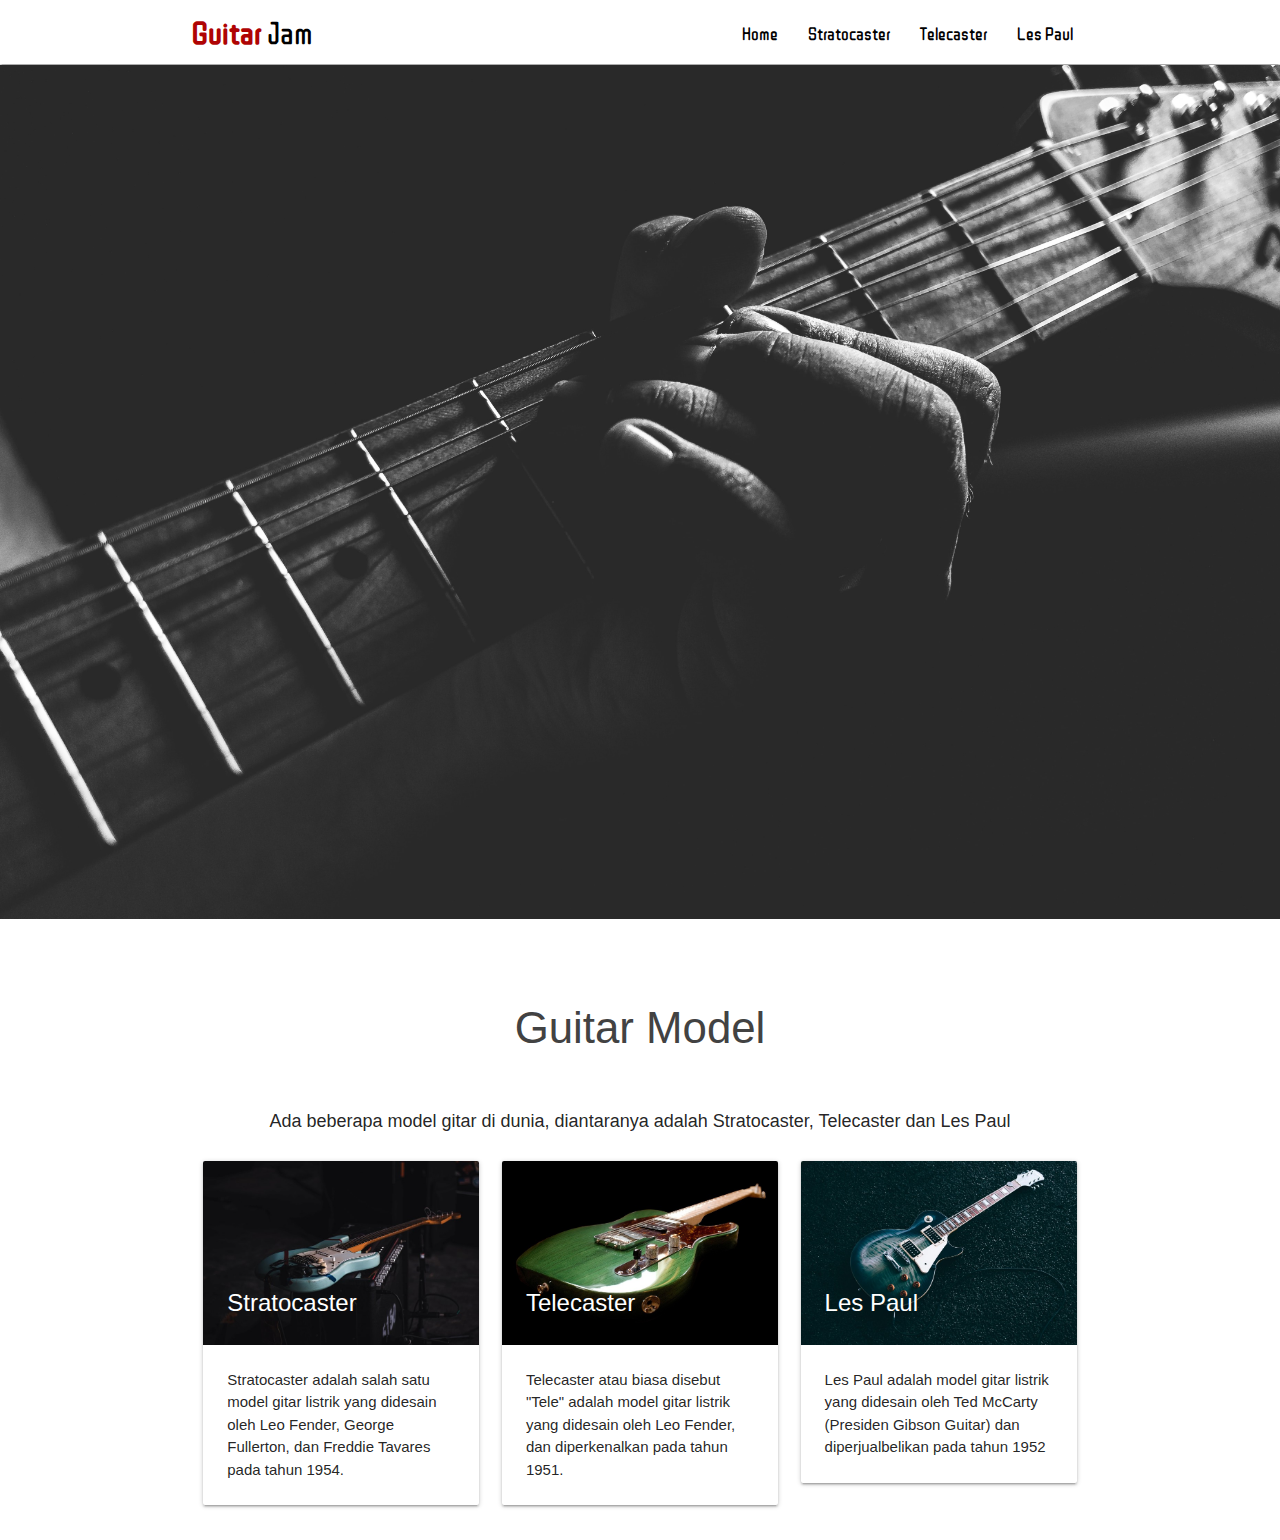
<file: index.html>
<!DOCTYPE html>
<html lang="en">
<head>
    <meta charset="UTF-8">
    <meta name="description" content="Guitar Jam">
    <meta name="viewport" content="width=device-width, initial-scale=1.0">
    <meta http-equiv="X-UA-Compatible" content="ie=edge">
    <link rel="stylesheet" href="css/materialize.min.css">
    <link rel="stylesheet" href="css/style.css">
    <link rel="manifest" href="/manifest.json">
    <meta name="theme-color" content="#af0404">

    <!-- Google Font -->
    <link href="https://fonts.googleapis.com/css?family=ZCOOL+QingKe+HuangYou" rel="stylesheet">

    <!-- Icons Materialize-->
    <link href="https://fonts.googleapis.com/icon?family=Material+Icons" rel="stylesheet">
    
    <title>Welcome to GuitarJam</title>
</head>

<body>
    <!-- Navigasi -->
    <nav class="white" role="navigation">
        <div class="nav-wrapper container">
            <a href="#home" class="brand-logo black-text" id="logo-container"><b>Guitar </b>Jam </a>
            <a href="#" class="sidenav-trigger black-text" data-target="nav-mobile"><i class="material-icons">dehaze</i></a>
        
            <ul class="topnav right hide-on-med-and-down"></ul>
            <ul class="sidenav" id="nav-mobile"></ul>
        </div>
    </nav>    

    <div id="body-content"></div>

    <script src="js/materialize.min.js"></script>
    <script src="js/script.js"></script>
    <script>
        //Registrasi Service Worker
        if ("serviceWorker" in navigator) {
            window.addEventListener("load", function() {
                navigator.serviceWorker
                    .register("/service-worker.js")
                    .then(function () {
                        console.log("Pendaftaran ServiceWorker berhasil");
                    })
                    .catch(function() {
                        console.log("Pendaftaran ServiceWorker gagal");
                    });
            });
        } else {
            console.log("ServiceWorker belum didukung browser ini.");
        }
    </script>
</body>
</html>
</file>
<file: css/style.css>
nav {
    font-family: 'ZCOOL QingKe HuangYou',sans-serif;
}

nav ul li a {
    font-size: 18px;
}

.brand-logo {
    font-size: 17px;
}

.brand-logo b{
    color: #af0404;
}

#body-content .header {
    margin-top: 50px;
}

#body-content .paragraf {
    font-size: 18px;
    margin-top: 20px;
}

#body-content .guitar-model {
    margin-top: 50px;
}

#body-content .content {
    margin-top: 30px;
}

#body-content .content p {
    font-size: 16px;
    margin-top: 30px;
}

#body-content .content img {
    border-radius: 10px;
}
</file>
